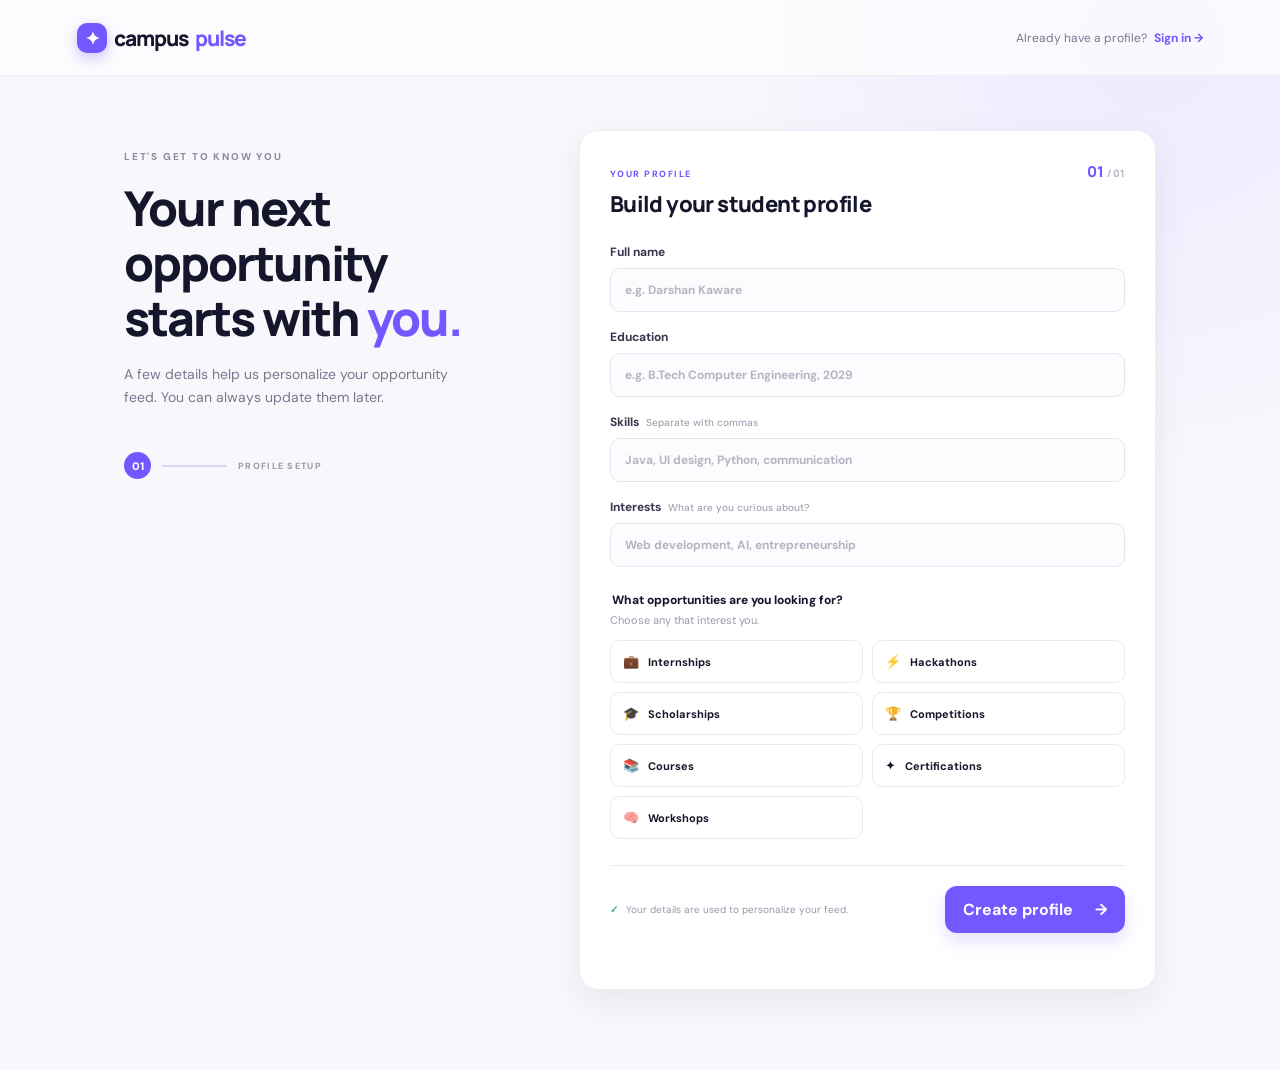
<file: frontend/index.html>
<!doctype html>
<html lang="en"><head><meta charset="utf-8"><meta name="viewport" content="width=device-width,initial-scale=1"><title>Create profile — CampusPulse</title><link rel="preconnect" href="https://fonts.googleapis.com"><link href="https://fonts.googleapis.com/css2?family=DM+Sans:wght@400;500;600;700&family=Manrope:wght@500;600;700;800&display=swap" rel="stylesheet"><link rel="stylesheet" href="css/style.css"></head>
<body class="onboard-page"><header class="onboard-top"><a class="brand" href="login.html"><span class="brand-symbol">✦</span> campus<span>pulse</span></a><a class="top-link" href="login.html">Already have a profile? <b>Sign in →</b></a></header>
<main class="onboard-wrap"><div class="onboard-intro"><div class="eyebrow dark-eyebrow">LET'S GET TO KNOW YOU</div><h1>Your next opportunity<br>starts with <em>you.</em></h1><p>A few details help us personalize your opportunity feed. You can always update them later.</p><div class="step-line"><span class="step-active">01</span><span class="step-bar"></span><span class="step-muted">PROFILE SETUP</span></div></div>
<form id="profile-form" class="profile-form">
 <div class="form-heading"><div><span class="form-kicker">YOUR PROFILE</span><h2>Build your student profile</h2></div><span class="form-count">01 <small>/ 01</small></span></div>
 <div class="form-grid">
  <label class="field full">Full name <input type="text" id="name" required placeholder="e.g. Darshan Kaware" autocomplete="name"></label>
  <label class="field full">Education <input type="text" id="education" required placeholder="e.g. B.Tech Computer Engineering, 2029"></label>
  <label class="field full">Skills <span class="field-hint">Separate with commas</span><input type="text" id="skills" placeholder="Java, UI design, Python, communication"></label>
  <label class="field full">Interests <span class="field-hint">What are you curious about?</span><input type="text" id="interests" placeholder="Web development, AI, entrepreneurship"></label>
 </div>
 <fieldset class="category-set"><legend>What opportunities are you looking for?</legend><p class="fieldset-sub">Choose any that interest you.</p><div class="category-choices">
  <label><input type="checkbox" name="category" value="Internship"><span>💼 <b>Internships</b></span></label><label><input type="checkbox" name="category" value="Hackathon"><span>⚡ <b>Hackathons</b></span></label><label><input type="checkbox" name="category" value="Scholarship"><span>🎓 <b>Scholarships</b></span></label><label><input type="checkbox" name="category" value="Competition"><span>🏆 <b>Competitions</b></span></label><label><input type="checkbox" name="category" value="Course"><span>📚 <b>Courses</b></span></label><label><input type="checkbox" name="category" value="Certification"><span>✦ <b>Certifications</b></span></label><label><input type="checkbox" name="category" value="Workshop"><span>🧠 <b>Workshops</b></span></label>
 </div></fieldset>
 <div class="form-actions"><p><span class="secure-mark">✓</span> Your details are used to personalize your feed.</p><button type="submit" class="btn btn-primary">Create profile <span>→</span></button></div>
 <p class="form-error" id="form-error" role="alert"></p>
</form></main><script src="js/script.js"></script></body></html>
</file>
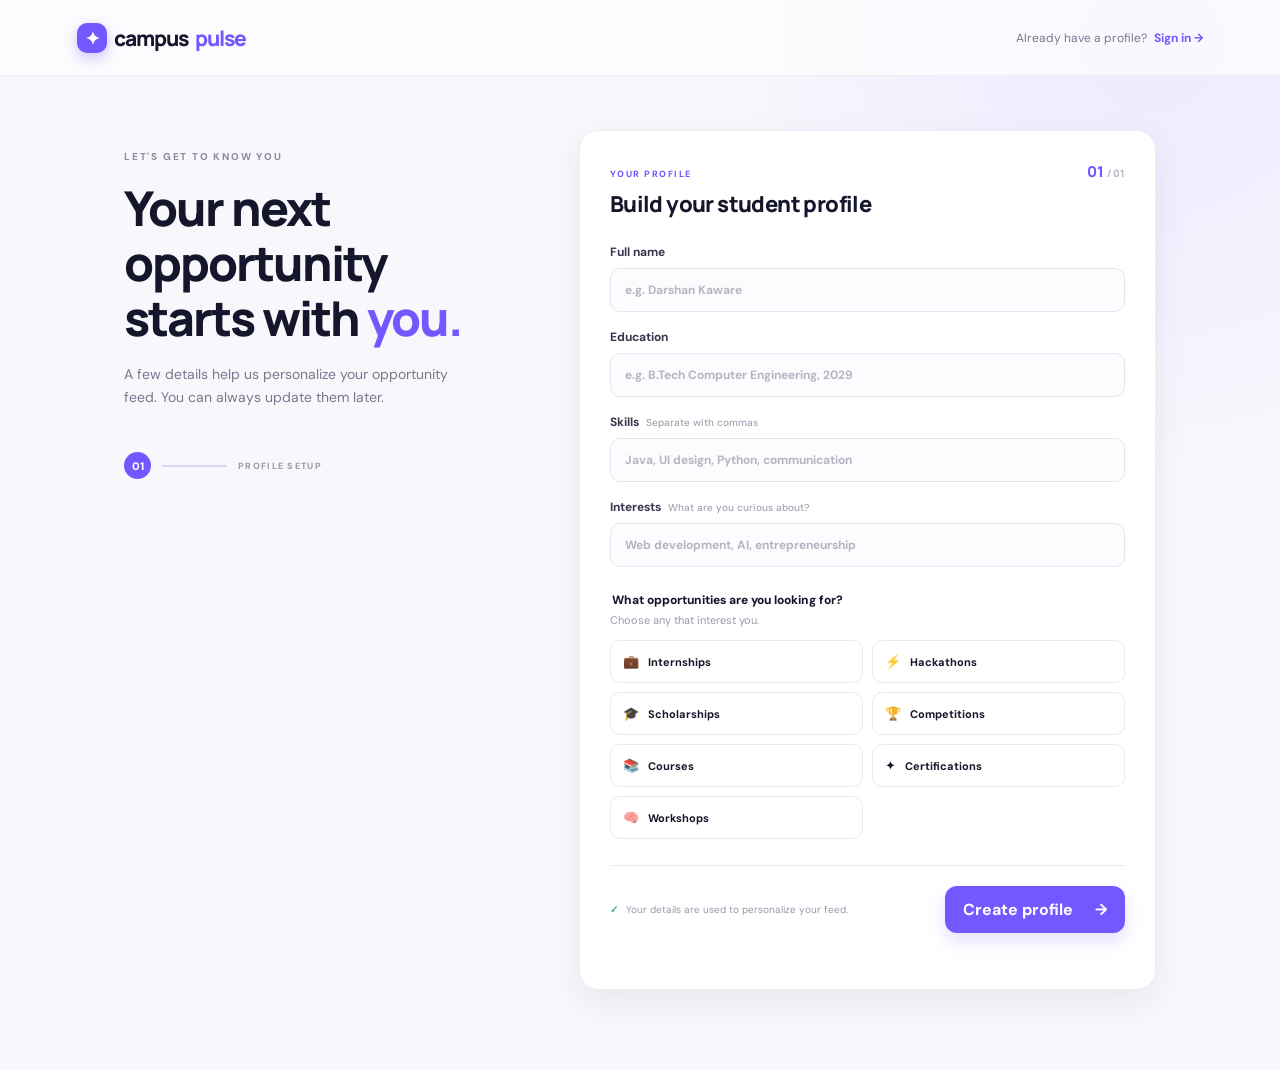
<file: frontend/dashboard.html>
<!doctype html>
<html lang="en"><head><meta charset="utf-8"><meta name="viewport" content="width=device-width,initial-scale=1"><title>CampusPulse — Dashboard</title><link rel="preconnect" href="https://fonts.googleapis.com"><link href="https://fonts.googleapis.com/css2?family=DM+Sans:wght@400;500;600;700&family=Manrope:wght@500;600;700;800&display=swap" rel="stylesheet"><link rel="stylesheet" href="css/style.css"></head>
<body class="dashboard-page"><div class="app-shell">
<aside class="sidebar"><a class="brand brand-light" href="dashboard.html"><span class="brand-symbol">✦</span> campus<span>pulse</span></a><div class="side-label">WORKSPACE</div><nav class="side-nav" aria-label="Main navigation">
<button class="nav-item active" data-section="overview"><span class="nav-icon">⌂</span> Overview</button><button class="nav-item" data-section="explore"><span class="nav-icon">⌕</span> Explore opportunities</button><button class="nav-item" data-section="recommendations"><span class="nav-icon">✦</span> For you</button><button class="nav-item" data-section="saved"><span class="nav-icon">♡</span> Saved <span class="nav-count" id="saved-nav-count">0</span></button>
<div class="side-label side-label-spaced">YOUR ACCOUNT</div><button class="nav-item" data-section="categories"><span class="nav-icon">▦</span> Categories</button><button class="nav-item" data-section="profile"><span class="nav-icon">◉</span> My profile</button><button class="nav-item" data-section="settings"><span class="nav-icon">⚙</span> Settings</button></nav>
<div class="sidebar-bottom"><div class="side-help"><div class="help-icon">?</div><div><b>Make your next move</b><small>Explore what’s possible today.</small></div></div><button class="nav-item logout" id="logout-nav"><span class="nav-icon">↪</span> Log out</button><div class="side-user"><div class="avatar" id="side-avatar">D</div><div class="side-user-text"><b id="side-name">Student</b><small>Student account</small></div><span class="user-menu">•••</span></div></div>
</aside>
<main class="main-area"><header class="topbar"><button class="mobile-menu" id="mobile-menu" aria-label="Toggle menu">☰</button><div class="breadcrumb">Workspace <span>/</span> <b id="breadcrumb-current">Overview</b></div><div class="topbar-right"><span class="today-label">YOUR OPPORTUNITY SPACE</span><div class="top-avatar" id="top-avatar">D</div></div></header>
<div class="content-area">
<section class="section-panel active" id="section-overview"><div class="welcome-row"><div><div class="eyebrow dark-eyebrow">SUNDAY, SEPTEMBER 27, 2026</div><h1>Hey, <span id="profile-name">Student</span> <span class="wave">✦</span></h1><p class="section-subtitle">Your next big thing could be one click away.</p></div><button class="text-action" data-go="explore">Explore all opportunities <span>→</span></button></div>
<div class="hero-banner"><div class="hero-copy"><span class="hero-pill"><span class="live-dot"></span> YOUR PERSONALIZED SPACE</span><h2>Find the opportunity<br>that <em>moves you forward.</em></h2><p>Discover, save and track the opportunities that match your ambition.</p><button class="btn btn-light" data-go="explore">Start exploring <span>→</span></button></div><div class="hero-graphic" aria-hidden="true"><div class="hero-ring ring-a"></div><div class="hero-ring ring-b"></div><div class="hero-star">✦</div><div class="mini-float mini-one">💼 <b>Internships</b></div><div class="mini-float mini-two">🏆 <b>Challenges</b></div><div class="mini-float mini-three">🎓 <b>Scholarships</b></div></div></div>
<div class="stats-grid"><div class="metric-card"><div class="metric-top"><span>OPPORTUNITIES</span><span class="metric-icon purple">✦</span></div><strong id="stat-opportunities">—</strong><small>Available to explore</small></div><div class="metric-card"><div class="metric-top"><span>YOUR SKILLS</span><span class="metric-icon mint">⌁</span></div><strong id="stat-skills-count">0</strong><small>Added to your profile</small></div><div class="metric-card"><div class="metric-top"><span>INTERESTS</span><span class="metric-icon orange">◎</span></div><strong id="stat-interests-count">0</strong><small>Topics you care about</small></div><div class="metric-card"><div class="metric-top"><span>SAVED</span><span class="metric-icon pink">♡</span></div><strong id="stat-bookmarks-count">0</strong><small>Worth coming back to</small></div></div>
<div class="section-title-row"><div><div class="eyebrow dark-eyebrow">HANDPICKED FOR YOU</div><h2>Recommended opportunities</h2></div><button class="text-action" data-go="recommendations">See all <span>→</span></button></div><div id="overview-recommended-grid" class="opportunity-grid"></div></section>
<section class="section-panel" id="section-explore"><div class="page-heading"><div class="eyebrow dark-eyebrow">THE OPPORTUNITY BOARD</div><h1>Explore opportunities</h1><p class="section-subtitle">Find your next internship, challenge, course or big break.</p></div><div class="filter-bar"><div class="search-wrap"><span>⌕</span><input type="search" id="search-input" placeholder="Search titles, skills or keywords…"></div><select id="category-filter" aria-label="Filter by category"><option value="">All categories</option><option>Hackathon</option><option>Internship</option><option>Scholarship</option><option>Certification</option><option>Competition</option><option>Workshop</option><option>Course</option></select></div><div class="results-caption"><span id="results-count">Loading opportunities…</span><span>Sorted by relevance</span></div><div id="opportunity-grid" class="opportunity-grid"></div></section>
<section class="section-panel" id="section-recommendations"><div class="page-heading"><div class="eyebrow dark-eyebrow">BASED ON YOUR PROFILE</div><h1>Made for your momentum</h1><p class="section-subtitle">Opportunities connected to the skills and interests you shared.</p></div><div id="recommended-grid" class="opportunity-grid"></div></section>
<section class="section-panel" id="section-saved"><div class="page-heading"><div class="eyebrow dark-eyebrow">YOUR SHORTLIST</div><h1>Saved opportunities <span class="heading-count" id="saved-heading-count">0</span></h1><p class="section-subtitle">Keep the interesting ones close while you decide your next step.</p></div><div id="bookmarks-grid" class="opportunity-grid"></div></section>
<section class="section-panel" id="section-categories"><div class="page-heading"><div class="eyebrow dark-eyebrow">BROWSE YOUR WAY</div><h1>Explore by category</h1><p class="section-subtitle">Choose a path and see what’s out there for you.</p></div><div class="category-grid"><button class="category-tile tile-purple" data-category="Internship"><span>💼</span><b>Internships</b><small>Work experience and career starts</small><i>Explore →</i></button><button class="category-tile tile-orange" data-category="Hackathon"><span>⚡</span><b>Hackathons</b><small>Build, collaborate, compete</small><i>Explore →</i></button><button class="category-tile tile-mint" data-category="Scholarship"><span>🎓</span><b>Scholarships</b><small>Funding for your education</small><i>Explore →</i></button><button class="category-tile tile-pink" data-category="Competition"><span>🏆</span><b>Competitions</b><small>Showcase what you can do</small><i>Explore →</i></button><button class="category-tile tile-blue" data-category="Course"><span>📚</span><b>Courses</b><small>Learn a skill, level up</small><i>Explore →</i></button><button class="category-tile tile-yellow" data-category="Certification"><span>✦</span><b>Certifications</b><small>Validate your knowledge</small><i>Explore →</i></button><button class="category-tile tile-lavender" data-category="Workshop"><span>🧠</span><b>Workshops</b><small>Hands-on learning sessions</small><i>Explore →</i></button></div></section>
<section class="section-panel" id="section-profile"><div class="page-heading"><div class="eyebrow dark-eyebrow">YOUR DETAILS</div><h1>My profile</h1><p class="section-subtitle">Your information helps personalize recommendations.</p></div><div class="profile-card"><div class="profile-card-head"><div class="large-avatar" id="profile-avatar">D</div><div><h2 id="profile-detail-name">Student</h2><p id="profile-detail-education">Education not added</p></div><span class="profile-status">● Profile active</span></div><div class="profile-info-grid"><div><small>SKILLS</small><p id="profile-skills">—</p></div><div><small>INTERESTS</small><p id="profile-interests">—</p></div><div class="wide-info"><small>PREFERRED CATEGORIES</small><p id="profile-detail-categories">—</p></div></div></div></section>
<section class="section-panel" id="section-settings"><div class="page-heading"><div class="eyebrow dark-eyebrow">PREFERENCES</div><h1>Settings</h1><p class="section-subtitle">Manage this device’s profile session.</p></div><div class="settings-card"><div><b>Reset profile</b><p>Remove the saved profile from this browser and start setup again. This does not delete server-side data.</p></div><button class="btn btn-danger" id="reset-btn">Reset profile</button></div></section>
</div></main></div><div class="toast" id="toast" role="status"></div><script src="js/script.js"></script></body></html>
</file>
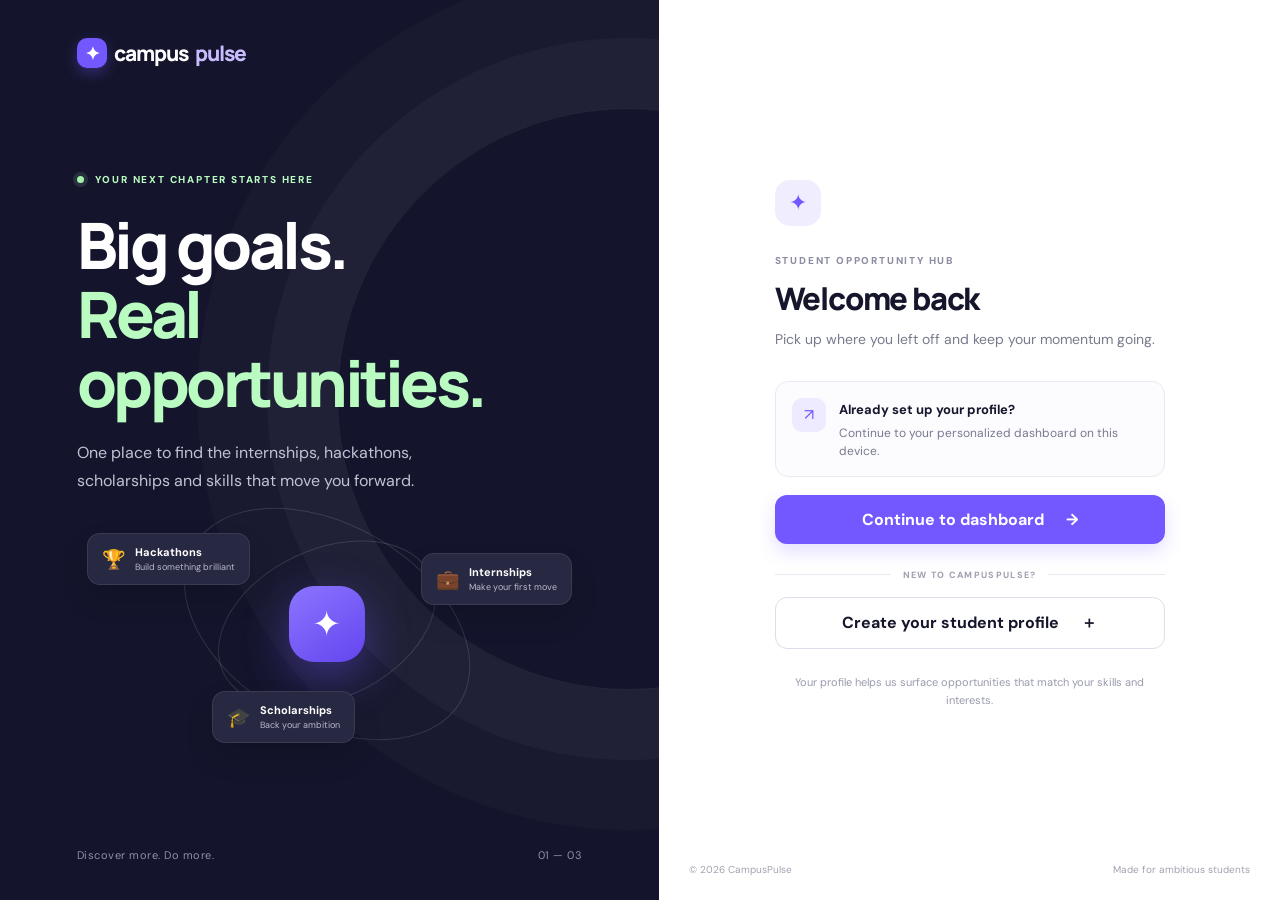
<file: frontend/login.html>
<!doctype html>
<html lang="en"><head><meta charset="utf-8"><meta name="viewport" content="width=device-width,initial-scale=1">
<title>CampusPulse — Find your next opportunity</title><link rel="preconnect" href="https://fonts.googleapis.com"><link href="https://fonts.googleapis.com/css2?family=DM+Sans:wght@400;500;600;700&family=Manrope:wght@500;600;700;800&display=swap" rel="stylesheet"><link rel="stylesheet" href="css/style.css"></head>
<body class="login-page">
<main class="auth-layout">
 <section class="auth-showcase">
  <a class="brand brand-light" href="login.html"><span class="brand-symbol">✦</span> campus<span>pulse</span></a>
  <div class="showcase-copy"><div class="eyebrow"><span class="live-dot"></span> YOUR NEXT CHAPTER STARTS HERE</div>
   <h1>Big goals.<br><em>Real opportunities.</em></h1>
   <p>One place to find the internships, hackathons, scholarships and skills that move you forward.</p>
   <div class="showcase-art" aria-hidden="true"><div class="orbit orbit-one"></div><div class="orbit orbit-two"></div><div class="art-center">✦</div><div class="float-card float-a">🏆 <span><b>Hackathons</b><small>Build something brilliant</small></span></div><div class="float-card float-b">💼 <span><b>Internships</b><small>Make your first move</small></span></div><div class="float-card float-c">🎓 <span><b>Scholarships</b><small>Back your ambition</small></span></div></div>
  </div>
  <div class="showcase-foot"><span>Discover more. Do more.</span><span>01 — 03</span></div>
 </section>
 <section class="auth-main"><div class="auth-card">
   <div class="auth-mobile-brand brand"><span class="brand-symbol">✦</span> campus<span>pulse</span></div>
   <div class="auth-icon">✦</div><div class="eyebrow dark-eyebrow">STUDENT OPPORTUNITY HUB</div>
   <h2>Welcome back</h2><p class="auth-lead">Pick up where you left off and keep your momentum going.</p>
   <div class="login-note"><div class="note-icon">↗</div><div><strong>Already set up your profile?</strong><p>Continue to your personalized dashboard on this device.</p></div></div>
   <button class="btn btn-primary btn-wide" id="continue-btn">Continue to dashboard <span>→</span></button>
   <div class="auth-divider"><span>NEW TO CAMPUSPULSE?</span></div>
   <a class="btn btn-outline btn-wide" href="index.html">Create your student profile <span>＋</span></a>
   <p class="auth-small">Your profile helps us surface opportunities that match your skills and interests.</p>
 </div><footer class="auth-footer">© 2026 CampusPulse <span>Made for ambitious students</span></footer></section>
</main><script src="js/script.js"></script></body></html>
</file>
<file: frontend/css/style.css>
/* CampusPulse visual system */
:root{--ink:#15162b;--muted:#77798e;--line:#e9e9f1;--paper:#f7f7fc;--white:#fff;--violet:#7357ff;--violet-dark:#5e43e6;--navy:#14152c;--mint:#b9fbc0;--orange:#ff985f;--shadow:0 12px 34px rgba(31,29,69,.07)}
*{box-sizing:border-box}html{scroll-behavior:smooth}body{margin:0;font-family:"DM Sans",sans-serif;color:var(--ink);background:var(--paper)}button,input,select{font:inherit}button,a{-webkit-tap-highlight-color:transparent}a{color:inherit;text-decoration:none}.brand{font:800 21px Manrope,sans-serif;letter-spacing:-1px;display:inline-flex;align-items:center;gap:7px;color:var(--ink)}.brand>span:last-child{color:var(--violet)}.brand-symbol{display:inline-grid;place-items:center;width:30px;height:30px;border-radius:10px;background:var(--violet);color:white;font-size:18px;box-shadow:0 5px 14px #7357ff55}.brand-light{color:#fff}.brand-light>span:last-child{color:#c8bcff}.eyebrow{font-size:10px;font-weight:800;letter-spacing:1.8px}.dark-eyebrow{color:#8c8da1}.btn{border:0;border-radius:12px;padding:14px 19px;display:inline-flex;align-items:center;justify-content:center;gap:22px;font-weight:700;cursor:pointer;transition:.18s}.btn-primary{background:var(--violet);color:#fff;box-shadow:0 8px 18px #7357ff30}.btn-primary:hover{background:var(--violet-dark);transform:translateY(-1px)}.btn-light{background:#fff;color:var(--navy)}.btn-light:hover{background:#f2efff}.btn-outline{border:1px solid #deddeb;background:#fff;color:var(--ink)}.btn-outline:hover{border-color:var(--violet);color:var(--violet)}.btn-wide{width:100%}
/* Welcome / login */
.login-page{background:#fff;min-height:100vh}.auth-layout{min-height:100vh;display:grid;grid-template-columns:minmax(420px,1.03fr) minmax(420px,.97fr)}.auth-showcase{background:var(--navy);color:#fff;position:relative;overflow:hidden;padding:38px clamp(36px,6vw,90px);display:flex;flex-direction:column;justify-content:space-between;min-height:100vh}.auth-showcase:before{content:"";position:absolute;width:580px;height:580px;border:1px solid #ffffff12;border-radius:50%;right:-260px;top:12%;box-shadow:0 0 0 70px #ffffff08,0 0 0 140px #ffffff05}.showcase-copy{position:relative;z-index:1;max-width:550px;margin:auto 0}.showcase-copy .eyebrow{color:#b9fbc0;margin-bottom:24px}.live-dot{display:inline-block;width:7px;height:7px;border-radius:50%;background:#a4f2ac;margin-right:7px;box-shadow:0 0 0 4px #a4f2ac20}.showcase-copy h1{font:800 clamp(42px,5vw,68px)/1.08 Manrope,sans-serif;letter-spacing:-3.5px;margin:0 0 22px}.showcase-copy h1 em,.hero-copy h2 em,.onboard-intro h1 em{font-style:normal;color:#b9fbc0}.showcase-copy>p{color:#c1c2d2;line-height:1.75;font-size:16px;max-width:430px}.showcase-art{height:230px;position:relative;margin-top:18px;max-width:500px}.orbit{position:absolute;border:1px solid #ffffff20;border-radius:50%;left:50%;top:48%;transform:translate(-50%,-50%)}.orbit-one{width:230px;height:150px;transform:translate(-50%,-50%) rotate(-25deg)}.orbit-two{width:310px;height:200px;transform:translate(-50%,-50%) rotate(30deg)}.art-center{position:absolute;left:50%;top:48%;transform:translate(-50%,-50%);width:76px;height:76px;border-radius:25px;background:linear-gradient(145deg,#8c75ff,#6445ef);display:grid;place-items:center;font-size:35px;box-shadow:0 15px 45px #7357ff66}.float-card{position:absolute;background:#272841;border:1px solid #ffffff16;border-radius:13px;padding:11px 14px;display:flex;align-items:center;gap:9px;box-shadow:0 14px 28px #0002;font-size:19px}.float-card span{display:grid;gap:2px}.float-card b{font-size:11px}.float-card small{font-size:9px;color:#b9bace}.float-a{left:2%;top:20px}.float-b{right:1%;top:40px}.float-c{left:27%;bottom:0}.showcase-foot{display:flex;justify-content:space-between;color:#8e90a7;font-size:11px;letter-spacing:.5px}.auth-main{display:flex;flex-direction:column;align-items:center;justify-content:center;padding:40px 30px;position:relative}.auth-card{width:min(100%,390px)}.auth-icon{width:46px;height:46px;border-radius:15px;background:#f0edff;color:var(--violet);display:grid;place-items:center;font-size:22px;margin-bottom:28px}.auth-card .eyebrow{margin-bottom:10px}.auth-card h2{font:800 31px Manrope,sans-serif;letter-spacing:-1.2px;margin:0 0 9px}.auth-lead{color:var(--muted);font-size:14px;line-height:1.65;margin:0 0 30px}.login-note{display:flex;gap:13px;padding:16px;border:1px solid var(--line);border-radius:13px;margin-bottom:18px;background:#fcfcff}.note-icon{width:34px;height:34px;flex:0 0 34px;border-radius:10px;background:#eeeaff;color:var(--violet);display:grid;place-items:center}.login-note strong{font-size:13px}.login-note p{font-size:12px;color:var(--muted);margin:5px 0 0;line-height:1.5}.auth-divider{display:flex;align-items:center;gap:12px;color:#a0a1b0;font-size:9px;letter-spacing:1.3px;font-weight:800;margin:25px 0 16px}.auth-divider:before,.auth-divider:after{content:"";height:1px;background:var(--line);flex:1}.auth-small{font-size:11px;color:#999bad;text-align:center;line-height:1.6;margin-top:25px}.auth-footer{position:absolute;bottom:24px;left:30px;right:30px;display:flex;justify-content:space-between;color:#a2a3b2;font-size:10px}.auth-mobile-brand{display:none}
/* onboarding */
.onboard-page{min-height:100vh;background:radial-gradient(circle at 90% 4%,#eeeaff 0,transparent 28%),var(--paper)}.onboard-top{height:76px;display:flex;align-items:center;justify-content:space-between;padding:0 clamp(22px,6vw,88px);border-bottom:1px solid #e9e9f1aa;background:#ffffffa8}.top-link{font-size:12px;color:var(--muted)}.top-link b{color:var(--violet);margin-left:4px}.onboard-wrap{max-width:1080px;margin:54px auto 80px;padding:0 24px;display:grid;grid-template-columns:.8fr 1.2fr;gap:70px;align-items:start}.onboard-intro{position:sticky;top:50px;padding-top:20px}.onboard-intro h1{font:800 clamp(34px,4vw,48px)/1.15 Manrope,sans-serif;letter-spacing:-2px;margin:17px 0}.onboard-intro h1 em{color:var(--violet)}.onboard-intro>p{color:var(--muted);line-height:1.7;font-size:14px;max-width:330px}.step-line{display:flex;align-items:center;gap:11px;margin-top:42px}.step-active{width:27px;height:27px;border-radius:50%;display:grid;place-items:center;background:var(--violet);color:#fff;font-size:11px;font-weight:800}.step-bar{width:65px;height:2px;background:#dcd6ff}.step-muted{font-size:9px;font-weight:800;letter-spacing:1.3px;color:#9a9bad}.profile-form{background:#fff;border:1px solid #eeeef5;border-radius:20px;padding:30px;box-shadow:var(--shadow)}.form-heading{display:flex;justify-content:space-between;align-items:start;margin-bottom:25px}.form-kicker{font-size:9px;font-weight:800;letter-spacing:1.5px;color:var(--violet)}.form-heading h2{font:800 22px Manrope,sans-serif;margin:7px 0 0;letter-spacing:-.6px}.form-count{font:800 15px Manrope;color:var(--violet)}.form-count small{color:#b6b6c5;font-size:10px}.form-grid{display:grid;grid-template-columns:1fr 1fr;gap:17px}.field{display:block;font-size:12px;font-weight:700;color:#36374e}.field.full{grid-column:1/-1}.field-hint{font-size:10px;font-weight:500;color:#a1a2b2;margin-left:4px}.field input{width:100%;display:block;margin-top:8px;border:1px solid #e5e5ef;background:#fcfcff;border-radius:10px;padding:13px 14px;font-size:12px;outline:none;color:var(--ink);transition:.18s}.field input:focus,.filter-bar input:focus,.filter-bar select:focus{border-color:#a99aff;box-shadow:0 0 0 3px #7357ff12}.field input::placeholder{color:#b4b5c2}.category-set{border:0;padding:0;margin:25px 0 0}.category-set legend{font-size:12px;font-weight:800}.fieldset-sub{color:#999bad;font-size:11px;margin:5px 0 13px}.category-choices{display:grid;grid-template-columns:repeat(2,1fr);gap:9px}.category-choices label{cursor:pointer}.category-choices input{position:absolute;opacity:0}.category-choices span{display:flex;align-items:center;gap:9px;padding:12px;border:1px solid #e9e9f1;border-radius:10px;font-size:13px;transition:.15s}.category-choices b{font-size:11px}.category-choices input:checked+span{border-color:var(--violet);background:#f5f2ff;color:#5c43dd;box-shadow:0 0 0 2px #7357ff0c}.category-choices span:hover{border-color:#c5bbff}.form-actions{display:flex;align-items:center;justify-content:space-between;gap:14px;margin-top:26px;padding-top:20px;border-top:1px solid var(--line)}.form-actions p{font-size:10px;color:#9899aa;line-height:1.5;margin:0}.secure-mark{color:#35ad68;font-weight:900;margin-right:5px}.form-actions .btn{white-space:nowrap;padding:13px 18px}.form-error{color:#c24141;font-size:12px;min-height:16px;margin:10px 0 0}
/* dashboard app */
.dashboard-page{background:var(--paper);min-height:100vh}.app-shell{min-height:100vh}.sidebar{position:fixed;inset:0 auto 0 0;width:245px;background:var(--navy);color:#fff;padding:27px 17px 16px;display:flex;flex-direction:column;z-index:20}.sidebar .brand{padding:0 10px 32px}.side-label{font-size:9px;font-weight:800;letter-spacing:1.5px;color:#777990;padding:0 12px 12px}.side-label-spaced{padding-top:27px}.side-nav{display:flex;flex-direction:column;gap:4px}.nav-item{border:0;background:transparent;color:#aeb0c4;text-align:left;padding:12px 12px;border-radius:10px;display:flex;align-items:center;gap:12px;font-size:12px;font-weight:600;cursor:pointer;transition:.15s;width:100%}.nav-item:hover{background:#ffffff0b;color:#fff}.nav-item.active{background:#7357ff25;color:#fff;box-shadow:inset 3px 0 #987fff}.nav-icon{font-size:17px;width:18px;text-align:center;color:#aaa4ce}.nav-item.active .nav-icon{color:#c3b7ff}.nav-count{margin-left:auto;border-radius:20px;background:#ffffff15;color:#d5d4e4;font-size:10px;padding:3px 7px}.sidebar-bottom{margin-top:auto}.side-help{display:flex;gap:10px;align-items:center;background:#ffffff0a;border:1px solid #ffffff12;padding:12px;border-radius:11px;margin:0 0 12px}.help-icon{display:grid;place-items:center;width:25px;height:25px;border-radius:8px;background:#7357ff;color:white;font-weight:800}.side-help b{font-size:10px;display:block}.side-help small{font-size:9px;color:#8f91a9;display:block;margin-top:4px}.logout{border-top:1px solid #ffffff13;border-radius:0;padding-top:17px}.side-user{display:flex;align-items:center;gap:9px;border-top:1px solid #ffffff13;padding:15px 7px 0;margin-top:6px}.avatar,.top-avatar{width:31px;height:31px;border-radius:10px;background:#b9fbc0;color:#193b28;display:grid;place-items:center;font-size:12px;font-weight:800}.side-user-text{display:grid;gap:3px;min-width:0}.side-user-text b{font-size:10px;white-space:nowrap;overflow:hidden;text-overflow:ellipsis;max-width:130px}.side-user-text small{font-size:9px;color:#8e90a6}.user-menu{margin-left:auto;color:#aeb0c4;font-size:11px}.main-area{margin-left:245px;min-height:100vh}.topbar{height:64px;display:flex;align-items:center;justify-content:space-between;padding:0 38px;border-bottom:1px solid #e9e9f1;background:#ffffffc9;position:sticky;top:0;z-index:10;backdrop-filter:blur(14px)}.breadcrumb{font-size:11px;color:#9a9bad}.breadcrumb span{margin:0 9px;color:#c4c4cf}.breadcrumb b{color:#393a50}.topbar-right{display:flex;align-items:center;gap:17px}.today-label{font-size:8px;font-weight:800;letter-spacing:1.3px;color:#999bad}.top-avatar{background:#eeeaff;color:var(--violet)}.mobile-menu{display:none;border:0;background:none;font-size:19px;color:var(--ink)}.content-area{max-width:1400px;margin:auto;padding:35px 38px 70px}.section-panel{display:none;animation:appear .22s ease}.section-panel.active{display:block}@keyframes appear{from{opacity:.4;transform:translateY(4px)}to{opacity:1;transform:none}}.welcome-row{display:flex;justify-content:space-between;align-items:end;gap:20px;margin-bottom:23px}.welcome-row h1,.page-heading h1{font:800 30px Manrope,sans-serif;letter-spacing:-1.2px;margin:8px 0 4px}.wave{color:var(--violet);font-size:23px}.section-subtitle{font-size:12px;color:var(--muted);margin:0;line-height:1.6}.text-action{border:0;background:transparent;color:var(--violet);font-size:11px;font-weight:800;cursor:pointer;padding:8px 0}.text-action span{font-size:15px;margin-left:6px}.hero-banner{position:relative;overflow:hidden;min-height:226px;border-radius:17px;background:linear-gradient(112deg,#242345,#393071 60%,#6851d5);color:#fff;padding:27px 32px;display:flex;align-items:center;justify-content:space-between}.hero-banner:after{content:"";position:absolute;width:360px;height:360px;border-radius:50%;border:1px solid #ffffff17;right:9%;top:-65px;box-shadow:0 0 0 42px #ffffff08,0 0 0 85px #ffffff05}.hero-copy{position:relative;z-index:2}.hero-pill{font-size:8px;letter-spacing:1.3px;font-weight:800;color:#d8d2ff}.hero-copy h2{font:800 24px/1.25 Manrope,sans-serif;letter-spacing:-.8px;margin:12px 0 7px}.hero-copy h2 em{color:#b9fbc0}.hero-copy p{font-size:11px;color:#c7c5dc;margin:0 0 17px}.hero-copy .btn{font-size:10px;padding:11px 15px;border-radius:9px;gap:17px}.hero-graphic{position:absolute;right:8%;top:0;width:320px;height:100%}.hero-ring{position:absolute;border:1px solid #ffffff2a;border-radius:50%;left:50%;top:50%;transform:translate(-50%,-50%) rotate(-20deg)}.ring-a{width:210px;height:125px}.ring-b{width:270px;height:180px;transform:translate(-50%,-50%) rotate(25deg)}.hero-star{position:absolute;left:50%;top:50%;transform:translate(-50%,-50%);width:67px;height:67px;border-radius:22px;background:#9c87ff;display:grid;place-items:center;font-size:29px;box-shadow:0 10px 35px #15152e66}.mini-float{position:absolute;background:#fff;color:#303047;border-radius:9px;padding:9px 11px;font-size:13px;box-shadow:0 8px 22px #10102030;display:flex;gap:7px;align-items:center}.mini-float b{font-size:9px}.mini-one{left:4%;top:22%}.mini-two{right:0;top:25%}.mini-three{left:25%;bottom:10%}.stats-grid{display:grid;grid-template-columns:repeat(4,1fr);gap:13px;margin:17px 0 29px}.metric-card{background:#fff;border:1px solid #eeeef5;border-radius:13px;padding:15px 17px;box-shadow:0 3px 10px #22203304}.metric-top{display:flex;justify-content:space-between;align-items:center;font-size:8px;letter-spacing:1px;color:#9293a5;font-weight:800}.metric-icon{width:26px;height:26px;border-radius:8px;display:grid;place-items:center;font-size:13px}.metric-icon.purple{background:#f0edff;color:#7357ff}.metric-icon.mint{background:#e8ffeb;color:#319a4a}.metric-icon.orange{background:#fff0e7;color:#ed884e}.metric-icon.pink{background:#ffeaf2;color:#dc6595}.metric-card>strong{display:block;font:800 25px Manrope,sans-serif;margin:8px 0 2px;letter-spacing:-.7px}.metric-card>small{font-size:10px;color:#a0a1b0}.section-title-row{display:flex;align-items:end;justify-content:space-between;margin:0 0 13px}.section-title-row h2{font:800 18px Manrope,sans-serif;letter-spacing:-.5px;margin:5px 0 0}.page-heading{margin-bottom:24px}.page-heading h1{margin-top:9px}.heading-count{font:700 12px "DM Sans";vertical-align:middle;color:var(--violet);background:#eeeaff;border-radius:20px;padding:5px 9px}.filter-bar{display:flex;gap:10px;margin:0 0 14px}.search-wrap{display:flex;align-items:center;gap:10px;flex:1;background:#fff;border:1px solid #e8e8f0;border-radius:10px;padding:0 13px;color:#999bad}.search-wrap input{width:100%;border:0!important;outline:0;padding:12px 0;font-size:11px;background:transparent;box-shadow:none!important}.filter-bar select{border:1px solid #e8e8f0;border-radius:10px;background:#fff;color:#53546a;padding:0 13px;font-size:11px;min-width:155px;outline:0}.results-caption{display:flex;justify-content:space-between;color:#999bad;font-size:10px;margin:0 1px 13px}.opportunity-grid{display:grid;grid-template-columns:repeat(3,minmax(0,1fr));gap:14px}.op-card{background:#fff;border:1px solid #ececf4;border-radius:14px;padding:17px;display:flex;flex-direction:column;min-height:216px;box-shadow:0 3px 12px #25243e05;transition:transform .18s,box-shadow .18s}.op-card:hover{transform:translateY(-3px);box-shadow:var(--shadow)}.op-card-top{display:flex;align-items:center;justify-content:space-between;gap:8px}.op-category{font-size:9px;font-weight:700;padding:5px 9px;border-radius:20px;background:#f0edff;color:#674de5}.op-category[data-category="Internship"]{background:#e8f9ed;color:#278348}.op-category[data-category="Hackathon"]{background:#fff0e6;color:#c96d31}.op-category[data-category="Scholarship"]{background:#e8f3ff;color:#3278bc}.op-category[data-category="Competition"]{background:#ffeaf2;color:#b94b7a}.op-category[data-category="Course"]{background:#e9f8f8;color:#267f83}.op-category[data-category="Workshop"]{background:#f2eaff;color:#8050b7}.bookmark-btn{border:0;background:#f7f6fc;color:#9a9bad;border-radius:8px;width:29px;height:29px;font-size:18px;cursor:pointer}.bookmark-btn.saved{color:#ff9d40;background:#fff5e8}.op-card h3{font:800 14px/1.4 Manrope,sans-serif;letter-spacing:-.25px;margin:15px 0 7px}.op-card p{font-size:10px;color:#7d7e91;line-height:1.6;margin:0 0 12px;display:-webkit-box;-webkit-line-clamp:3;-webkit-box-orient:vertical;overflow:hidden}.op-tags{display:flex;gap:5px;flex-wrap:wrap;margin-top:auto;padding:2px 0 12px}.op-tag{font-size:8px;color:#77798e;background:#f5f5fa;border-radius:20px;padding:4px 7px}.op-card-foot{display:flex;justify-content:space-between;align-items:center;border-top:1px solid #f0f0f5;padding-top:11px;gap:8px}.op-deadline{font-size:9px;color:#9293a3}.op-deadline strong{color:#5b5c70;font-weight:700}.view-link{font-size:10px;color:var(--violet);font-weight:800;white-space:nowrap}.empty-state{grid-column:1/-1;background:#fff;border:1px dashed #d9d8e8;border-radius:14px;padding:35px 20px;text-align:center;color:#9293a5;font-size:12px}.empty-state b{display:block;color:#38394e;font:800 15px Manrope;margin-bottom:7px}.category-grid{display:grid;grid-template-columns:repeat(3,1fr);gap:14px}.category-tile{border:1px solid #ececf4;border-radius:15px;padding:20px;background:#fff;text-align:left;display:flex;flex-direction:column;align-items:flex-start;min-height:155px;cursor:pointer;transition:.18s}.category-tile:hover{transform:translateY(-3px);box-shadow:var(--shadow)}.category-tile>span{width:37px;height:37px;border-radius:11px;display:grid;place-items:center;font-size:19px;margin-bottom:14px}.category-tile b{font:800 14px Manrope}.category-tile small{font-size:10px;color:#8c8d9e;margin-top:5px}.category-tile i{font-style:normal;font-size:10px;font-weight:800;color:var(--violet);margin-top:auto;padding-top:13px}.tile-purple>span{background:#f0edff}.tile-orange>span{background:#fff0e6}.tile-mint>span{background:#e8ffeb}.tile-pink>span{background:#ffeaf2}.tile-blue>span{background:#e8f3ff}.tile-yellow>span{background:#fff7db}.tile-lavender>span{background:#f2eaff}.profile-card,.settings-card{background:#fff;border:1px solid #ececf4;border-radius:15px;padding:23px;box-shadow:0 3px 12px #25243e05}.profile-card-head{display:flex;align-items:center;gap:14px;padding-bottom:21px;border-bottom:1px solid var(--line)}.large-avatar{width:50px;height:50px;border-radius:16px;background:#eeeaff;color:var(--violet);display:grid;place-items:center;font:800 20px Manrope}.profile-card-head h2{font:800 17px Manrope;margin:0 0 5px}.profile-card-head p{font-size:11px;color:var(--muted);margin:0}.profile-status{margin-left:auto;font-size:9px;color:#299b56;background:#eaf9ee;padding:7px 10px;border-radius:20px}.profile-info-grid{display:grid;grid-template-columns:1fr 1fr;gap:22px;padding-top:20px}.profile-info-grid small{font-size:9px;letter-spacing:1px;color:#9697a7;font-weight:800}.profile-info-grid p{font-size:12px;line-height:1.6;margin:7px 0 0;color:#48495e}.wide-info{grid-column:1/-1}.settings-card{display:flex;align-items:center;justify-content:space-between;gap:20px}.settings-card b{font:800 14px Manrope}.settings-card p{font-size:11px;color:var(--muted);max-width:500px;line-height:1.6;margin:7px 0 0}.btn-danger{background:#fff0f0;color:#c34b4b;border:1px solid #f8d9d9;padding:11px 15px;font-size:11px}.btn-danger:hover{background:#ffe2e2}.toast{position:fixed;right:24px;bottom:22px;background:#22233d;color:#fff;padding:12px 17px;border-radius:10px;font-size:11px;box-shadow:var(--shadow);opacity:0;transform:translateY(8px);transition:.2s;pointer-events:none;z-index:40}.toast.show{opacity:1;transform:none}
@media(max-width:1100px){.sidebar{width:215px}.main-area{margin-left:215px}.content-area{padding:28px 24px 60px}.topbar{padding:0 24px}.opportunity-grid{grid-template-columns:repeat(2,minmax(0,1fr))}.hero-graphic{right:0;opacity:.75}.onboard-wrap{gap:35px}}
@media(max-width:760px){.auth-layout{grid-template-columns:1fr}.auth-showcase{min-height:300px;padding:24px 25px}.showcase-copy{margin:48px 0 0}.showcase-copy h1{font-size:42px;letter-spacing:-2px}.showcase-copy>p{font-size:13px}.showcase-art{display:none}.showcase-foot{margin-top:28px}.auth-main{padding:40px 24px 70px}.auth-mobile-brand{display:inline-flex;margin-bottom:30px}.auth-icon{display:none}.auth-footer{bottom:16px}.onboard-top{padding:0 20px}.top-link{font-size:10px}.onboard-wrap{display:block;margin:30px auto 50px;padding:0 16px}.onboard-intro{position:static;padding:0 4px 23px}.onboard-intro h1{font-size:34px}.step-line{display:none}.profile-form{padding:21px 17px}.form-grid{grid-template-columns:1fr;gap:14px}.field.full{grid-column:auto}.form-actions{align-items:flex-start;flex-direction:column}.form-actions .btn{width:100%}.sidebar{transform:translateX(-100%);transition:transform .2s;width:250px;box-shadow:12px 0 30px #1112}.sidebar.open{transform:translateX(0)}.main-area{margin-left:0}.topbar{height:58px;padding:0 17px}.mobile-menu{display:block}.today-label{display:none}.content-area{padding:25px 16px 55px}.welcome-row{align-items:flex-start;flex-direction:column}.welcome-row h1,.page-heading h1{font-size:25px}.hero-banner{padding:23px 20px;min-height:225px}.hero-copy h2{font-size:21px}.hero-graphic{right:-95px;opacity:.25}.stats-grid{grid-template-columns:repeat(2,1fr);gap:9px}.metric-card{padding:13px}.opportunity-grid{grid-template-columns:1fr}.category-grid{grid-template-columns:repeat(2,minmax(0,1fr));gap:9px}.category-tile{min-height:145px;padding:15px}.filter-bar{flex-direction:column}.filter-bar select{height:42px}.profile-info-grid{grid-template-columns:1fr}.wide-info{grid-column:auto}.settings-card{align-items:flex-start;flex-direction:column}.profile-status{font-size:8px}.section-title-row h2{font-size:16px}}
</file>
